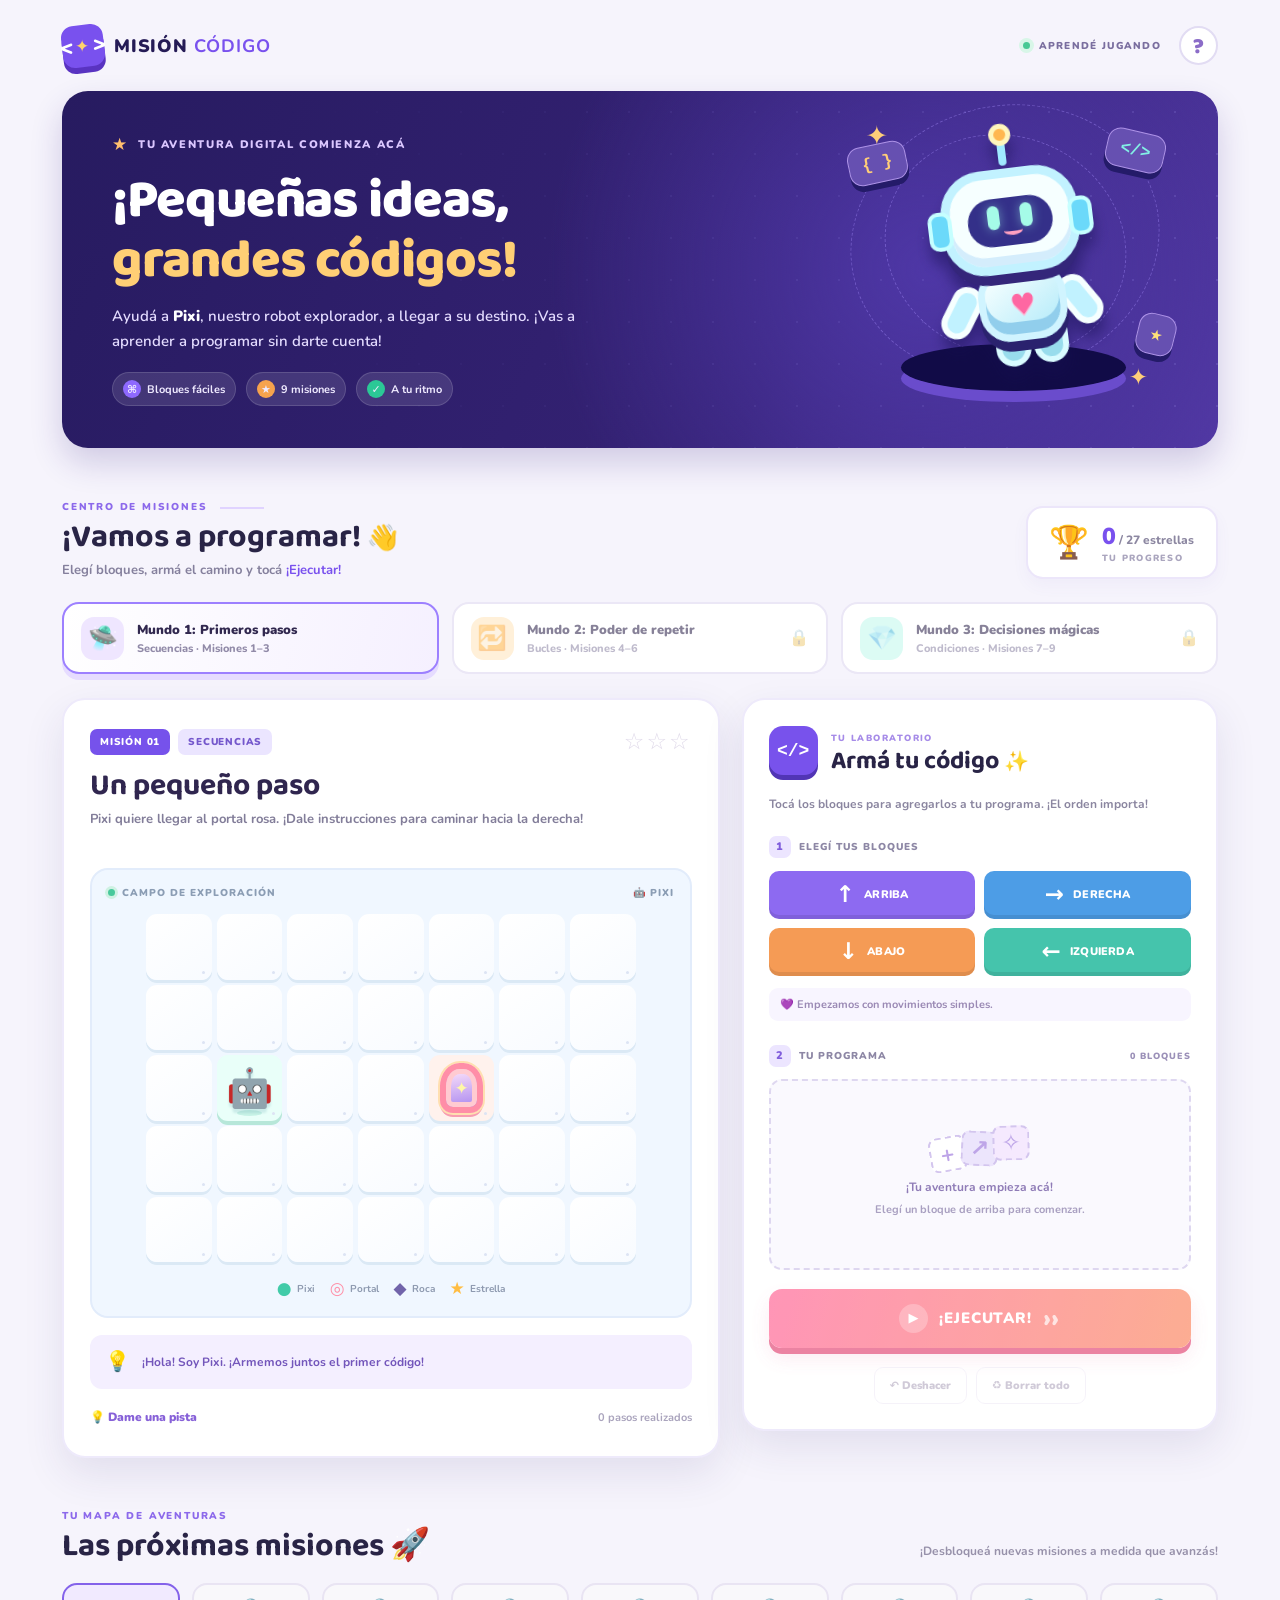
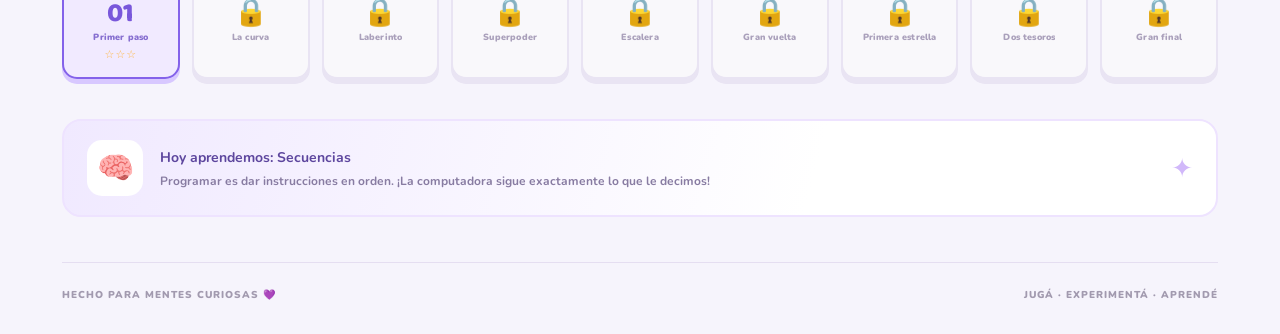
<file: index.html>
<!doctype html>
<html lang="es-AR">
<head>
  <meta charset="UTF-8" />
  <meta name="viewport" content="width=device-width, initial-scale=1" />
  <meta name="theme-color" content="#20184f" />
  <meta name="description" content="Misión Código: un juego gratis de programación por bloques para chicos y chicas. Aprendé secuencias, repeticiones y condiciones jugando." />
  <title>Misión Código — ¡Aprendé a programar jugando!</title>
  <link rel="stylesheet" href="styles.css" />
</head>
<body>
  <div class="app-shell">
    <header class="site-header">
      <a href="#inicio" class="brand" aria-label="Misión Código, inicio">
        <span class="brand-mark"><span class="brand-bracket">&lt;</span><span class="brand-spark">✦</span><span class="brand-bracket">&gt;</span></span>
        <span>MISIÓN <strong>CÓDIGO</strong></span>
      </a>
      <div class="header-actions">
        <span class="header-tag"><span class="live-dot"></span> APRENDÉ JUGANDO</span>
        <button class="icon-button" id="helpButton" type="button" aria-label="Cómo jugar" title="Cómo jugar">?</button>
      </div>
    </header>

    <main id="inicio">
      <section class="hero" aria-labelledby="heroTitle">
        <div class="hero-spark spark-one">✦</div>
        <div class="hero-spark spark-two">✳</div>
        <div class="hero-spark spark-three">✦</div>
        <div class="hero-content">
          <div class="eyebrow"><span class="eyebrow-star">★</span> TU AVENTURA DIGITAL COMIENZA ACÁ</div>
          <h1 id="heroTitle">¡Pequeñas ideas,<br/><span>grandes códigos!</span></h1>
          <p>Ayudá a <strong>Pixi</strong>, nuestro robot explorador, a llegar a su destino. ¡Vas a aprender a programar sin darte cuenta!</p>
          <div class="hero-pills">
            <span><span class="pill-icon purple">⌘</span> Bloques fáciles</span>
            <span><span class="pill-icon orange">★</span> 9 misiones</span>
            <span><span class="pill-icon green">✓</span> A tu ritmo</span>
          </div>
        </div>
        <div class="hero-art" aria-hidden="true">
          <div class="orbit orbit-one"></div><div class="orbit orbit-two"></div>
          <span class="code-float code-a">{ }</span><span class="code-float code-b">&lt;/&gt;</span><span class="code-float code-c">★</span>
          <div class="robot-hero">
            <div class="bot-antenna"><span></span></div>
            <div class="bot-head"><div class="bot-face"><span class="bot-eye"></span><span class="bot-eye"></span><span class="bot-smile"></span></div></div>
            <div class="bot-body"><span class="bot-heart">♥</span></div>
            <div class="bot-arm arm-left"></div><div class="bot-arm arm-right"></div>
            <div class="bot-foot foot-left"></div><div class="bot-foot foot-right"></div>
          </div>
          <div class="hero-platform"></div>
        </div>
      </section>

      <section class="section-head" aria-label="Progreso">
        <div>
          <span class="section-kicker">CENTRO DE MISIONES <span class="section-kicker-line"></span></span>
          <h2>¡Vamos a programar! <span class="handwave">👋</span></h2>
          <p>Elegí bloques, armá el camino y tocá <strong>¡Ejecutar!</strong></p>
        </div>
        <div class="progress-card">
          <span class="progress-trophy">🏆</span>
          <div><strong id="earnedStars">0</strong><span> / 27 estrellas</span><small>TU PROGRESO</small></div>
        </div>
      </section>

      <nav class="world-nav" id="worldNav" aria-label="Mundos de programación"></nav>

      <section class="game-layout" aria-label="Juego de programación">
        <div class="mission-panel">
          <div class="mission-top">
            <div class="mission-meta"><span id="levelTag" class="level-tag">MISIÓN 01</span><span id="levelType" class="type-tag">SECUENCIAS</span></div>
            <div id="levelStars" class="level-stars" aria-label="Estrellas del nivel">☆☆☆</div>
          </div>
          <h3 id="levelTitle">Un pequeño paso</h3>
          <p id="levelDescription" class="mission-description"></p>

          <div class="game-board-frame">
            <div class="board-topline"><span><span class="board-status-dot"></span> CAMPO DE EXPLORACIÓN</span><span>🤖 PIXI</span></div>
            <div id="gameBoard" class="game-board" role="img" aria-label="Tablero de juego"></div>
            <div class="board-legend"><span><i class="legend-pixi">●</i> Pixi</span><span><i class="legend-goal">◎</i> Portal</span><span><i class="legend-rock">◆</i> Roca</span><span><i class="legend-star">★</i> Estrella</span></div>
          </div>
          <div id="gameFeedback" class="game-feedback" role="status" aria-live="polite"><span class="feedback-avatar">💡</span><span>¡Hola! Soy Pixi. ¡Armemos juntos el primer código!</span></div>
          <div class="mission-extras">
            <button class="text-button" id="hintButton" type="button">💡 Dame una pista</button>
            <span id="stepCounter">0 pasos realizados</span>
          </div>
          <div id="hintBox" class="hint-box" hidden></div>
        </div>

        <div class="coding-panel">
          <div class="coding-header">
            <div class="code-icon">&lt;/&gt;</div>
            <div><span class="panel-eyebrow">TU LABORATORIO</span><h3>Armá tu código <span>✨</span></h3></div>
          </div>
          <p class="coding-intro">Tocá los bloques para agregarlos a tu programa. ¡El orden importa!</p>

          <div class="block-section-heading"><span>1</span> ELEGÍ TUS BLOQUES</div>
          <div class="block-palette" id="blockPalette">
            <button type="button" class="palette-block move up" data-add="up"><span>↑</span> ARRIBA</button>
            <button type="button" class="palette-block move right" data-add="right"><span>→</span> DERECHA</button>
            <button type="button" class="palette-block move down" data-add="down"><span>↓</span> ABAJO</button>
            <button type="button" class="palette-block move left" data-add="left"><span>←</span> IZQUIERDA</button>
            <button type="button" class="palette-block repeat" data-add="repeat" id="repeatBlock"><span>↻</span> REPETIR <b>×3</b></button>
            <button type="button" class="palette-block if-star" data-add="ifStar" id="ifBlock"><span>✦</span> SI HAY ★, TOMAR</button>
          </div>
          <p class="palette-note" id="paletteNote">💜 Empezamos con movimientos simples.</p>

          <div class="block-section-heading editor-heading"><span>2</span> TU PROGRAMA <em id="blockCounter">0 BLOQUES</em></div>
          <div class="program-area" id="programArea">
            <div class="program-empty" id="programEmpty">
              <div class="empty-glyph"><span>+</span><span>↗</span><span>✧</span></div>
              <strong>¡Tu aventura empieza acá!</strong>
              <small>Elegí un bloque de arriba para comenzar.</small>
            </div>
            <ol id="programList" class="program-list" aria-label="Bloques de mi programa"></ol>
          </div>
          <div class="code-actions">
            <button type="button" class="run-button" id="runButton"><span class="run-symbol">▶</span> ¡EJECUTAR! <span class="run-arrows">››</span></button>
            <div class="secondary-actions"><button type="button" id="undoButton">↶ Deshacer</button><button type="button" id="clearButton">♻ Borrar todo</button></div>
          </div>
        </div>
      </section>

      <section class="level-section" aria-label="Elegir nivel">
        <div class="level-section-heading"><div><span class="section-kicker">TU MAPA DE AVENTURAS</span><h2>Las próximas misiones <span>🚀</span></h2></div><p>¡Desbloqueá nuevas misiones a medida que avanzás!</p></div>
        <div id="levelGrid" class="level-grid"></div>
      </section>

      <section class="learning-strip"><span class="learning-icon">🧠</span><div><strong id="learningTitle">Hoy aprendemos: Secuencias</strong><p id="learningText">Programar es dar instrucciones en orden. ¡La computadora sigue exactamente lo que le decimos!</p></div><span class="learning-deco">✦</span></section>
    </main>
    <footer class="site-footer"><span>HECHO PARA MENTES CURIOSAS <span>💜</span></span><span>JUGÁ · EXPERIMENTÁ · APRENDÉ</span></footer>
  </div>

  <dialog id="helpDialog" class="modal">
    <div class="modal-inner help-modal"><button type="button" class="modal-close" data-close="helpDialog" aria-label="Cerrar">×</button><div class="modal-emoji">🤖</div><span class="modal-kicker">¡HOLA, PROGRAMADOR/A!</span><h2>¿Cómo se juega?</h2>
      <div class="help-steps"><div><span>1</span><p><strong>Elegí bloques</strong> con flechas para indicarle a Pixi por dónde caminar.</p></div><div><span>2</span><p><strong>Ordenalos</strong> en tu programa. Podés moverlos, cambiarlos o borrarlos.</p></div><div><span>3</span><p><strong>Ejecutá</strong> y mirá qué sucede. Si falla, probá otra vez: ¡así se aprende!</p></div></div>
      <p class="help-tip">💡 En los próximos mundos descubrirás cómo <strong>repetir</strong> instrucciones y tomar <strong>decisiones</strong>.</p><button class="modal-main" type="button" data-close="helpDialog">¡ENTENDIDO!</button>
    </div>
  </dialog>

  <dialog id="successDialog" class="modal success-modal">
    <div class="modal-inner"><button type="button" class="modal-close" data-close="successDialog" aria-label="Cerrar">×</button><div class="modal-emoji success-emoji">🎉</div><span class="modal-kicker">¡CÓDIGO COMPLETADO!</span><h2>¡Misión cumplida!</h2><p>¡Lo lograste! Pixi llegó a su destino gracias a tus instrucciones.</p><div class="big-stars" id="resultStars">★★★</div><div class="result-points" id="resultPoints">+300 PUNTOS</div><button class="modal-main" type="button" id="nextLevelButton">SIGUIENTE MISIÓN <span>→</span></button><button class="retry-link" type="button" id="replayButton">Volver a jugar esta misión</button></div>
  </dialog>
  <script src="app.js" defer></script>
</body>
</html>
</file>
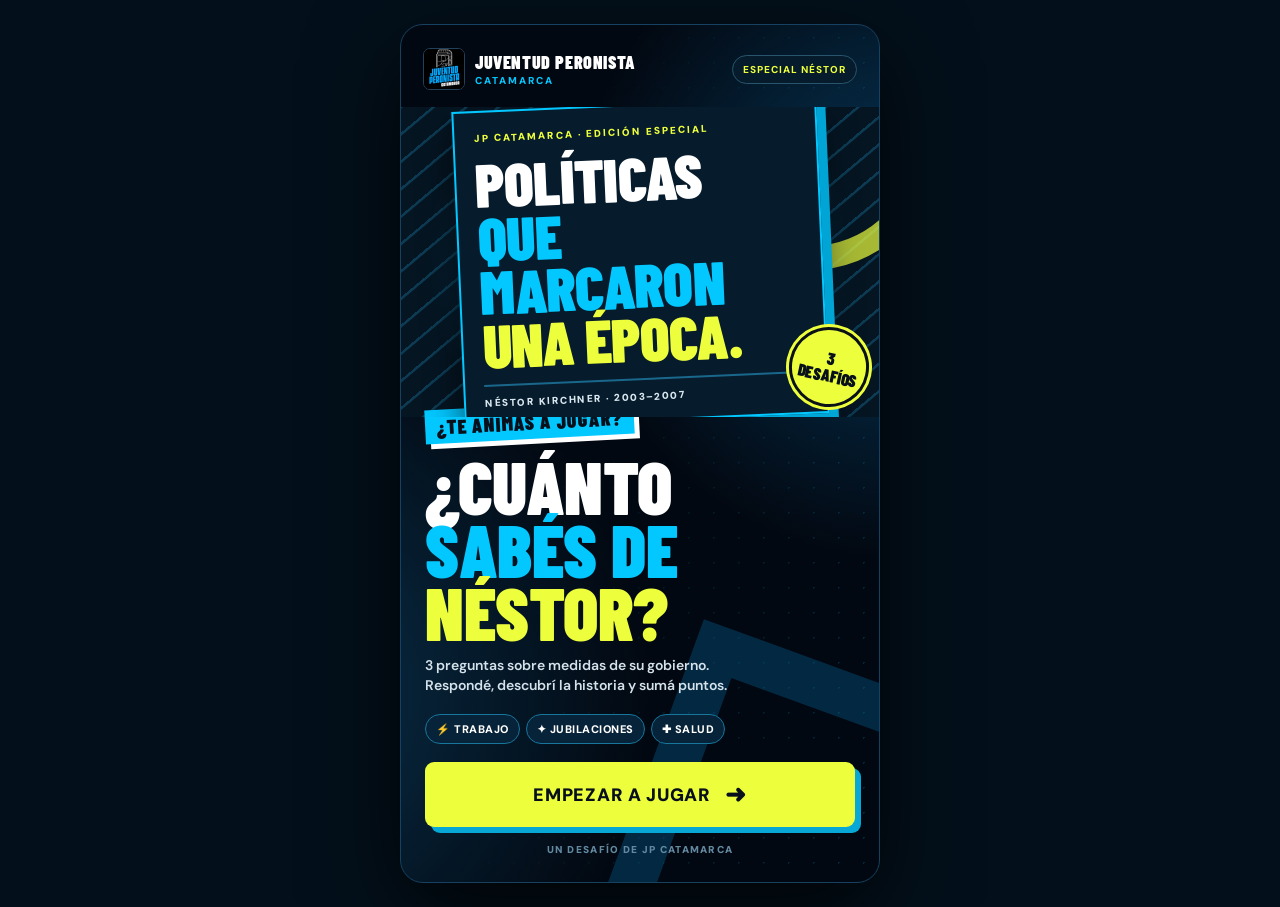
<file: index (7).html>
<!doctype html>
<html lang="es-AR">
<head>
  <meta charset="utf-8" />
  <meta name="viewport" content="width=device-width,initial-scale=1,viewport-fit=cover" />
  <meta name="theme-color" content="#070e17" />
  <meta name="description" content="Tres desafíos interactivos para descubrir políticas públicas del gobierno de Néstor Kirchner. Jugá y conocé las respuestas." />
  <meta property="og:title" content="Desafío Néstor · 3 preguntas" />
  <meta property="og:description" content="Trabajo, jubilaciones y salud. ¿Cuánto sabés?" />
  <meta property="og:type" content="website" />
  <title>Desafío Néstor | JP Catamarca</title>
  <style>
    @import url('https://fonts.googleapis.com/css2?family=Barlow+Condensed:wght@600;700;800;900&family=DM+Sans:wght@400;500;600;700;800&display=swap');
    :root { --ink:#07101b; --deep:#020811; --cyan:#03c7ff; --blue:#008ef0; --yellow:#edff3c; --paper:#f7f6ef; --muted:#a9b7c7; --ok:#bafa59; --bad:#ff8293; }
    * { box-sizing:border-box; }
    body { margin:0; min-height:100vh; background:#03101b; color:#fff; font-family:'DM Sans',Arial,sans-serif; }
    button { font:inherit; cursor:pointer; -webkit-tap-highlight-color:transparent; }
    button:focus-visible { outline:3px solid var(--yellow); outline-offset:4px; }
    .app { position:relative; isolation:isolate; margin:0 auto; max-width:480px; min-height:100dvh; overflow:hidden; display:flex; flex-direction:column;
      background:radial-gradient(circle at 105% 24%,#06385a 0,transparent 40%),radial-gradient(circle at -30% 78%,#09314c 0,transparent 43%),var(--deep); }
    .app::before {content:"";pointer-events:none;position:absolute;z-index:-1;inset:0;opacity:.28;background-image:radial-gradient(circle,#04bfff 1px,transparent 1px);background-size:25px 25px;mask-image:linear-gradient(100deg,transparent 25%,#000 140%);}
    .app::after {content:"";pointer-events:none;position:absolute;z-index:-1;width:340px;height:340px;bottom:-230px;right:-170px;border:46px solid #06679d;transform:rotate(20deg);opacity:.35;}
    .topbar {position:relative;z-index:4;display:flex;align-items:center;gap:10px;min-height:80px;padding:18px 22px 10px;}
    .brand-logo { width:42px;height:42px;object-fit:contain;border:1px solid #21405a;background:black;border-radius:7px; }
    .brand-type {display:flex;flex-direction:column;line-height:1;gap:5px;letter-spacing:.6px;font-family:'Barlow Condensed','Arial Narrow',Impact,sans-serif;font-size:18px;font-weight:900;}
    .brand-type span:last-child{font-family:'DM Sans',Arial,sans-serif;font-size:10px;color:var(--cyan);font-weight:800;letter-spacing:2px;}
    .topright {margin-left:auto;border:1px solid #28556d;background:#061b2b;color:var(--yellow);padding:7px 10px;border-radius:30px;font-size:10px;font-weight:800;letter-spacing:1px;white-space:nowrap;}
    .screen {display:none;position:relative;z-index:1;flex:1;padding:14px 24px 26px;animation:up .32s ease both;}
    .screen.active {display:flex;flex-direction:column;}
    @keyframes up{from{opacity:0;transform:translateY(14px)}to{opacity:1;transform:translateY(0)}}
    .slanted {display:inline-block;background:var(--cyan);color:var(--ink);transform:rotate(-3deg);padding:5px 11px;font-family:'Barlow Condensed',Impact,sans-serif;font-weight:900;font-size:20px;letter-spacing:1px;box-shadow:5px 5px 0 #fff;}
    .title {font-family:'Barlow Condensed',Impact,'Arial Black',sans-serif;font-size:clamp(53px,13vw,76px);font-weight:900;line-height:.86;letter-spacing:-.5px;text-transform:uppercase;margin:18px 0 13px;}
    .title .accent {color:var(--cyan);display:block;}
    .title .yellow {color:var(--yellow);}
    .intro-visual {position:relative;display:flex;align-items:center;justify-content:center;min-height:255px;max-height:340px;height:34dvh;flex-shrink:0;margin:-12px -24px 0;overflow:hidden;background:repeating-linear-gradient(-40deg,transparent 0,transparent 18px,#0c3b53 19px,#0c3b53 21px),radial-gradient(circle at 50% 50%,#09517a 0%,#051522 75%);}
    .intro-visual::after {content:"";position:absolute;right:-60px;top:-95px;width:210px;height:210px;border:24px solid var(--yellow);border-radius:50%;opacity:.7;pointer-events:none;}
    .hero-poster {position:relative;z-index:1;width:min(83%,365px);padding:19px 19px 16px;transform:rotate(-2.5deg);background:#061b2c;border:2px solid var(--cyan);box-shadow:9px 9px 0 #00a5d5,0 18px 35px #0009;}
    .hero-kicker {font-size:10px;letter-spacing:2px;font-weight:900;color:var(--yellow);text-transform:uppercase;}
    .hero-poster-title {margin:12px 0 13px;font:900 clamp(43px,10vw,61px)/.88 'Barlow Condensed',Impact,sans-serif;letter-spacing:-.6px;text-transform:uppercase;}
    .hero-poster-title span {color:var(--cyan);}
    .hero-poster-title strong {color:var(--yellow);font-weight:900;}
    .hero-poster-foot {padding-top:10px;border-top:2px solid #1a678c;color:#d9e7ef;font-size:10px;letter-spacing:1.5px;font-weight:900;}
    .hero-sticker {position:absolute;z-index:2;right:10px;bottom:10px;background:var(--yellow);border:3px solid #0a1117;border-radius:50%;height:80px;width:80px;display:flex;align-items:center;justify-content:center;color:var(--ink);transform:rotate(12deg);text-align:center;font:900 17px/1 'Barlow Condensed',Impact,sans-serif;box-shadow:0 0 0 3px var(--yellow);}
    .intro-copy {position:relative;margin-top:-12px;}
    .intro-copy .title {margin-top:16px;}
    .intro-copy p {margin:10px 0 18px;color:#d4e2eb;line-height:1.42;font-size:14px;font-weight:600;max-width:320px;}
    .pills{display:flex;flex-wrap:wrap;gap:6px;margin:0 0 18px;}
    .pills span{border:1px solid #16769c;border-radius:100px;padding:7px 10px;font-size:11px;font-weight:800;letter-spacing:.5px;background:#072339;}
    .primary {display:flex;justify-content:center;align-items:center;gap:14px;width:100%;border:0;background:var(--yellow);color:var(--ink);min-height:65px;border-radius:9px;box-shadow:6px 6px 0 #07a8d6;font-size:18px;font-weight:900;text-transform:uppercase;letter-spacing:.7px;transition:transform .14s,box-shadow .14s;}
    .primary:active{transform:translate(3px,3px);box-shadow:3px 3px 0 #07a8d6;}
    .primary .arr{font-size:25px;line-height:1;}
    .footer-sign {font-size:10px;letter-spacing:1.3px;text-align:center;color:#6389a1;font-weight:900;margin-top:16px;text-transform:uppercase;}
    .game-meta {display:flex;align-items:center;justify-content:space-between;margin:14px 0 17px;}
    .tag{font:900 19px 'Barlow Condensed',Impact,sans-serif;letter-spacing:1px;text-transform:uppercase;color:#fff;}
    .tag strong{color:var(--cyan);}
    .step{font-weight:900;font-size:12px;color:var(--yellow);letter-spacing:2px;}
    .track {display:grid;grid-template-columns:repeat(3,1fr);gap:8px;margin-bottom:25px;}
    .track span {height:7px;border-radius:9px;background:#173449;}
    .track span.done{background:var(--cyan);}
    .track span.now{background:var(--yellow);}
    .question-head {font-family:'Barlow Condensed',Impact,sans-serif;font-weight:900;text-transform:uppercase;font-size:clamp(34px,9.1vw,48px);line-height:1.06;letter-spacing:.1px;margin:5px 0 26px;}
    .question-head .highlight {background:var(--cyan);color:var(--ink);padding:0 6px;box-decoration-break:clone;-webkit-box-decoration-break:clone;}
    .q-art {position:absolute;top:126px;right:-48px;width:110px;height:110px;border:12px solid #065f92;transform:rotate(16deg);border-radius:50%;opacity:.45;pointer-events:none;}
    .answers-title {font-size:11px;letter-spacing:2.1px;color:var(--yellow);font-weight:900;margin:0 0 12px;text-transform:uppercase;}
    .answers {display:grid;gap:12px;}
    .answer {position:relative;display:flex;align-items:center;justify-content:space-between;text-align:left;width:100%;min-height:82px;background:rgba(5,27,43,.9);border:2px solid #2c637c;color:var(--paper);border-radius:11px;padding:15px 20px;box-shadow:3px 3px 0 #06314b;transition:background .18s,border .18s,transform .18s;}
    .answer:active{transform:scale(.985);}
    .answer:hover{background:#0d3c56;border-color:var(--cyan);}
    .answer .word {font-family:'Barlow Condensed',Impact,sans-serif;text-transform:uppercase;font-size:clamp(26px,8vw,38px);font-weight:900;line-height:1.03;}
    .answer .circle{flex-shrink:0;display:grid;place-items:center;border:2px solid #45768d;border-radius:100px;width:33px;height:33px;font-size:19px;color:var(--cyan);}
    .hint {margin-top:25px;border-left:4px solid var(--yellow);padding:2px 0 2px 13px;color:#adc6d6;font-size:13px;line-height:1.6;}
    .hint strong{color:white;}
    .spacer {flex:1;min-height:25px;}
    .story-footer{border-top:1px solid #22506b;padding:14px 0 0;display:flex;align-items:center;justify-content:space-between;color:#72a0b8;font-size:10px;font-weight:800;letter-spacing:1px;}
    .flash{font-family:'Barlow Condensed',Impact,sans-serif;text-transform:uppercase;font-size:clamp(43px,12vw,65px);line-height:.94;margin:19px 0 16px;}
    .flash.good{color:var(--ok)} .flash.bad{color:var(--yellow)}
    .explanation-card{background:var(--paper);color:var(--ink);padding:22px 21px 23px;border-radius:5px;transform:rotate(-1deg);box-shadow:7px 8px 0 #0b99c2;margin:10px 0 26px;}
    .explanation-card .eyebrow{color:#066ea3;font-weight:900;font-size:11px;letter-spacing:1.5px;text-transform:uppercase;}
    .explanation-card h2{font-family:'Barlow Condensed',Impact,sans-serif;text-transform:uppercase;font-weight:900;font-size:clamp(31px,8vw,42px);line-height:1.03;margin:11px 0;}
    .explanation-card p{font-size:15px;line-height:1.51;margin:0;font-weight:600;}
    .political-feedback {border-left:5px solid var(--yellow);background:linear-gradient(130deg,#103a50,#0b2435);padding:14px 15px 15px;border-radius:0 10px 10px 0;margin:-9px 0 21px;box-shadow:0 4px 0 #071a2b;}
    .political-feedback[hidden] {display:none!important;}
    .political-feedback .political-label {display:flex;align-items:center;gap:8px;font:900 17px 'Barlow Condensed',Impact,sans-serif;letter-spacing:1px;text-transform:uppercase;color:var(--yellow);margin-bottom:7px;}
    .political-feedback p {font-size:13px;font-weight:600;line-height:1.5;color:#e3f0f6;margin:0;}
    .fact-line {display:flex;align-items:center;gap:10px;font-size:12px;color:#91b2c7;line-height:1.4;margin:1px 0 19px;}
    .fact-line span {font-size:28px;color:var(--cyan);}
    .result-main{text-align:center;margin-top:2vh;}
    .result-big{font-family:'Barlow Condensed',Impact,sans-serif;font-size:clamp(115px,34vw,175px);font-weight:900;line-height:.85;color:var(--yellow);text-shadow:6px 7px 0 #0476a3;margin:15px 0 8px;}
    .result-big small {font-size:.35em;color:white;vertical-align:baseline;text-shadow:none;}
    .result-title{font:900 48px/.95 'Barlow Condensed',Impact,sans-serif;text-transform:uppercase;margin:16px 0 9px;}
    .result-sub{font-size:15px;line-height:1.55;color:#c2d8e5;margin:0 auto 25px;max-width:300px;}
    .secondary{border:1.5px solid #3e8eaf;background:#081d2e;color:#fff;min-height:53px;border-radius:9px;font-size:13px;font-weight:900;letter-spacing:1.2px;text-transform:uppercase;width:100%;margin-top:15px;}
    .share-note{font-size:11px;line-height:1.5;color:#6fa3bf;text-align:center;margin-top:14px;}
    .feedback-icon{font-size:18px;background:#052a37;border:1px solid #246b8b;padding:6px 12px;border-radius:99px;display:inline-block;align-self:start;margin-top:8px;}
    #toast{position:fixed;z-index:20;bottom:22px;left:50%;transform:translateX(-50%) translateY(20px);padding:12px 17px;border-radius:10px;background:#f0ff9e;color:#08101a;font-size:13px;font-weight:800;opacity:0;pointer-events:none;transition:.25s;white-space:nowrap;max-width:95vw;}
    #toast.on{transform:translateX(-50%) translateY(0);opacity:1;}
    @media(min-width:481px){body{padding:24px 10px}.app{min-height:calc(100dvh - 48px);border-radius:23px;box-shadow:0 28px 90px #000c;border:1px solid #164161}.intro-visual{height:310px}.title{font-size:73px}.question-head{font-size:48px}}
    @media(max-height:760px){.intro-visual{height:32dvh;min-height:235px}.title{font-size:53px}.screen{padding-top:5px}.question-head{font-size:39px;margin-bottom:13px}.track{margin-bottom:13px}.answer{min-height:66px}.pills{margin-bottom:12px}}
    @media(prefers-reduced-motion:reduce){*,*::before,*::after{animation:none!important;transition:none!important;scroll-behavior:auto!important;}}
  </style>
</head>
<body>
  <main class="app" id="app">
    <header class="topbar">
      <img class="brand-logo" src="[data-uri]" alt="Logo Juventud Peronista Catamarca" width="42" height="42" />
      <div class="brand-type"><span>JUVENTUD PERONISTA</span><span>CATAMARCA</span></div>
      <div class="topright">ESPECIAL NÉSTOR</div>
    </header>

    <section class="screen active" id="intro" aria-labelledby="intro-title">
      <div class="intro-visual" aria-hidden="true">
        <div class="hero-poster">
          <div class="hero-kicker">JP CATAMARCA · EDICIÓN ESPECIAL</div>
          <div class="hero-poster-title">POLÍTICAS<br/><span>QUE MARCARON</span><br/><strong>UNA ÉPOCA.</strong></div>
          <div class="hero-poster-foot">NÉSTOR KIRCHNER · 2003–2007</div>
        </div>
        <div class="hero-sticker">3<br/>DESAFÍOS</div>
      </div>
      <div class="intro-copy">
        <span class="slanted">¿TE ANIMÁS A JUGAR?</span>
        <h1 class="title" id="intro-title">¿CUÁNTO<br/><span class="accent">SABÉS DE</span><span class="yellow"> NÉSTOR?</span></h1>
        <p>3 preguntas sobre medidas de su gobierno. Respondé, descubrí la historia y sumá puntos.</p>
        <div class="pills"><span>⚡ TRABAJO</span><span>✦ JUBILACIONES</span><span>✚ SALUD</span></div>
        <button class="primary" id="start" type="button">EMPEZAR A JUGAR <span class="arr" aria-hidden="true">➜</span></button>
        <div class="footer-sign">Un desafío de JP Catamarca</div>
      </div>
    </section>

    <section class="screen" id="question" aria-labelledby="question-title">
      <div class="game-meta"><div class="tag">TEMA: <strong id="question-category">TRABAJO</strong></div><div class="step" id="question-step">01 / 03</div></div>
      <div class="track" id="question-progress" aria-label="Progreso de desafíos"><span></span><span></span><span></span></div>
      <span class="slanted" id="question-label">DESAFÍO 1</span>
      <div class="q-art" aria-hidden="true"></div>
      <h2 class="question-head" id="question-title">¿QUÉ PASÓ CON EL <span class="highlight">SALARIO MÍNIMO</span> DURANTE EL GOBIERNO DE NÉSTOR?</h2>
      <p class="answers-title">TOCÁ UNA OPCIÓN</p>
      <div class="answers" id="answers"></div>
      <p class="hint"><strong>Sin trampas:</strong> elegí la que te parezca correcta. Después te contamos qué pasó.</p>
      <div class="spacer"></div>
      <div class="story-footer"><span>JP CATAMARCA</span><span>JUGÁ · APRENDÉ · COMPARTÍ</span></div>
    </section>

    <section class="screen" id="feedback" aria-labelledby="feedback-heading">
      <div class="game-meta"><div class="tag">LA RESPUESTA</div><div class="step" id="feedback-step">01 / 03</div></div>
      <div class="track" id="feedback-progress" aria-hidden="true"><span></span><span></span><span></span></div>
      <span class="feedback-icon" id="feedback-emoji" aria-hidden="true">✓</span>
      <h2 class="flash good" id="feedback-heading">¡CORRECTO!</h2>
      <div class="explanation-card">
        <div class="eyebrow">LA HISTORIA DETRÁS DE LA RESPUESTA</div>
        <h2 id="fact-title">AUMENTÓ EL SALARIO MÍNIMO</h2>
        <p id="fact-copy">El salario mínimo fue actualizado durante su gobierno.</p>
      </div>
      <aside class="political-feedback" id="political-feedback" hidden aria-label="Contexto político de la respuesta">
        <div class="political-label">✦ CLAVE POLÍTICA</div>
        <p id="political-feedback-copy"></p>
      </aside>
      <div class="fact-line"><span aria-hidden="true">↗</span><div id="fact-footer">Una política pública, una historia para conocer.</div></div>
      <div class="spacer"></div>
      <button class="primary" id="next" type="button">SIGUIENTE DESAFÍO <span class="arr" aria-hidden="true">➜</span></button>
      <div class="footer-sign" id="feedback-score">1 acierto hasta ahora</div>
    </section>

    <section class="screen" id="result" aria-labelledby="result-title">
      <div class="game-meta"><div class="tag">DESAFÍO COMPLETADO</div><div class="step">FIN</div></div>
      <div class="result-main">
        <span class="slanted">¡LLEGASTE AL FINAL!</span>
        <div class="result-big"><span id="score-value">3</span><small>/3</small></div>
        <h2 class="result-title" id="result-title">¡LA ROMPISTE!</h2>
        <p class="result-sub" id="result-description">Conocés tres políticas públicas del gobierno de Néstor Kirchner.</p>
      </div>
      <div class="spacer"></div>
      <button class="primary" id="share" type="button">COMPARTIR MI RESULTADO <span class="arr" aria-hidden="true">↗</span></button>
      <button class="secondary" id="replay" type="button">↻ JUGAR DE NUEVO</button>
      <p class="share-note">También podés hacer una captura y subirla a tu historia de Instagram.</p>
      <div class="footer-sign">JUVENTUD PERONISTA · CATAMARCA</div>
    </section>
  </main>
  <div id="toast" role="status" aria-live="polite"></div>
  <script>
    (() => {
      'use strict';
      const questions = [
        {
          category:'TRABAJO',
          before:'DURANTE SU GOBIERNO, ¿QUÉ PASÓ CON EL', highlight:'SALARIO MÍNIMO', after:'?',
          options:['AUMENTÓ','QUEDÓ IGUAL'], correct:0,
          title:'AUMENTÓ EL SALARIO MÍNIMO',
          fact:'Desde 2003 se dispusieron aumentos del salario mínimo, vital y móvil. En 2004 volvió a reunirse el Consejo del Salario, donde representantes de trabajadores y empleadores participan en su definición.',
          political:'La decisión política del gobierno de Néstor Kirchner fue recuperar la intervención del Estado en la discusión del salario después de la crisis de 2001, junto con representantes de trabajadores y empleadores.',
          footer:'Un paso para recuperar el ingreso de quienes trabajan.'
        },
        {
          category:'JUBILACIONES',
          before:'¿QUÉ MEDIDA AMPLIÓ EL', highlight:'ACCESO A LA JUBILACIÓN', after:'?',
          options:['MORATORIA PREVISIONAL','AFJP'], correct:0,
          title:'MORATORIA PREVISIONAL',
          fact:'La moratoria previsional de 2005 permitió que muchas personas en edad de jubilarse, que no tenían todos sus aportes registrados, pudieran regularizar su deuda previsional y acceder a una jubilación.',
          political:'Fue una política de inclusión previsional impulsada durante su presidencia: abrir una posibilidad de jubilación para personas que habían quedado afuera por no completar sus aportes.',
          footer:'Más personas pudieron incorporarse al sistema jubilatorio.'
        },
        {
          category:'SALUD',
          before:'¿QUÉ PROGRAMA FORTALECIÓ LA ATENCIÓN A', highlight:'EMBARAZADAS Y NIÑOS', after:'SIN COBERTURA DE SALUD?',
          options:['PLAN NACER','PROCREAR'], correct:0,
          title:'PLAN NACER',
          fact:'Lanzado en 2004, el Plan Nacer financió y fortaleció controles de salud para embarazadas y niñas y niños sin obra social. Comenzó en provincias del norte y luego se extendió al país.',
          political:'El gobierno nacional decidió priorizar la salud maternoinfantil con recursos públicos. El programa comenzó en el norte argentino y reforzó el papel del Estado en la atención sanitaria.',
          footer:'Una política de salud pública enfocada en la primera infancia.'
        }
      ];
      const $ = id => document.getElementById(id);
      let current = 0, score = 0, chosen = false;
      const screens = ['intro','question','feedback','result'];
      function show(screen) {
        for(const id of screens) {$(id).classList.toggle('active',id===screen);}
        window.scrollTo({top:0,behavior:'instant'});
        $('app').scrollTop=0;
      }
      function progress(id,n,done=false) {
        $(id).querySelectorAll('span').forEach((span,i)=>{
          span.className = i < n ? 'done' : i === n && !done ? 'now' : '';
        });
      }
      function renderQuestion() {
        chosen=false;
        const q=questions[current];
        $('question-category').textContent=q.category;
        $('question-step').textContent=String(current+1).padStart(2,'0')+' / 03';
        $('question-label').textContent='DESAFÍO '+(current+1);
        $('question-title').replaceChildren();
        $('question-title').append(document.createTextNode(q.before+' '));
        const highlight=document.createElement('span');highlight.className='highlight';highlight.textContent=q.highlight;
        $('question-title').append(highlight,document.createTextNode((/^[?!,.]/.test(q.after)?'':' ')+q.after));
        progress('question-progress',current);
        $('answers').replaceChildren();
        const choices=q.options.map((choice,index)=>({choice,index}));
        if(Math.random()<0.5)choices.reverse();
        choices.forEach(({choice,index})=>{
          const button=document.createElement('button');button.type='button';button.className='answer';
          const label=document.createElement('span');label.className='word';label.textContent=choice;
          const arrow=document.createElement('span');arrow.className='circle';arrow.setAttribute('aria-hidden','true');arrow.textContent='➜';
          button.append(label,arrow);button.addEventListener('click',()=>choose(index));$('answers').append(button);
        });
        show('question');
      }
      function choose(index) {
        if(chosen)return;
        chosen=true;
        const q=questions[current];
        const isRight=index===q.correct;
        if(isRight)score++;
        $('feedback-step').textContent=String(current+1).padStart(2,'0')+' / 03';
        progress('feedback-progress',current+1,true);
        $('feedback-heading').textContent=isRight?'¡CORRECTO!':'¡CASI!';
        $('feedback-heading').className='flash '+(isRight?'good':'bad');
        $('feedback-emoji').textContent=isRight?'✓  ¡BIEN AHÍ!':'↗  APRENDAMOS';
        $('fact-title').textContent=q.title;
        $('fact-copy').textContent=q.fact;
        $('political-feedback').hidden=isRight;
        $('political-feedback-copy').textContent=isRight?'':q.political;
        $('fact-footer').textContent=q.footer;
        $('feedback-score').textContent=score+' '+(score===1?'acierto':'aciertos')+' hasta ahora';
        $('next').firstChild.textContent=current===questions.length-1?'VER MI RESULTADO ':'SIGUIENTE DESAFÍO ';
        show('feedback');
      }
      function results() {
        $('score-value').textContent=String(score);
        const tier=[['¡SEGUÍ DESCUBRIENDO!','Aprender también es parte del desafío. Ya conocés tres políticas públicas para seguir explorando.'],['¡BUEN COMIENZO!','Acertaste una. Ahora conocés más sobre trabajo, jubilaciones y salud.'],['¡CASI PERFECTO!','Dos respuestas correctas. ¡Te faltó solo una para completar el desafío!'],['¡LA ROMPISTE!','Tres de tres: conocés estas políticas públicas del gobierno de Néstor Kirchner.']][score];
        $('result-title').textContent=tier[0];$('result-description').textContent=tier[1];show('result');
      }
      function toast(message){const t=$('toast');t.textContent=message;t.classList.add('on');setTimeout(()=>t.classList.remove('on'),3000);}
      async function share() {
        const publicLink=/^https?:$/.test(window.location.protocol)?'\n'+window.location.href:'';
        const message='Hice '+score+'/3 en el Desafío Néstor de JP Catamarca. ¿Cuántas acertás vos?'+publicLink;
        try {
          if(navigator.share) {await navigator.share({title:'Desafío Néstor · JP Catamarca',text:message});return;}
        }catch(error){if(error.name==='AbortError')return;}
        try {await navigator.clipboard.writeText(message);toast('¡Copiado! Pegalo en tu historia o chat.');return;}catch(error){}
        const field=document.createElement('textarea');field.value=message;field.style.position='fixed';field.style.left='-9999px';document.body.append(field);field.select();
        const copied=document.execCommand('copy');field.remove();toast(copied?'¡Copiado! Compartilo en Instagram.':'Hacé captura de pantalla para compartir.');
      }
      $('start').addEventListener('click',()=>{current=0;score=0;renderQuestion();});
      $('next').addEventListener('click',()=>{current++;if(current===questions.length)results();else renderQuestion();});
      $('replay').addEventListener('click',()=>{current=0;score=0;renderQuestion();});
      $('share').addEventListener('click',share);
    })();
  </script>
</body>
</html>
</file>
<file: styles.css>
@import url('https://fonts.googleapis.com/css2?family=Baloo+2:wght@500;600;700;800&family=Nunito:wght@400;500;600;700;800;900&display=swap');
:root{--night:#251b56;--ink:#292446;--muted:#7c7795;--purple:#7951ee;--lavender:#eae3ff;--pink:#ff699f;--orange:#ffac50;--cyan:#36c9dd;--green:#37bf91;--paper:#fff;--body:#f6f4fc;--shadow:0 16px 40px rgba(50,36,108,.10)}
*{box-sizing:border-box}html{scroll-behavior:smooth}body{margin:0;background:var(--body);color:var(--ink);font-family:'Nunito',system-ui,-apple-system,BlinkMacSystemFont,'Segoe UI',sans-serif;font-weight:700}button,select{font:inherit}button{cursor:pointer}button:focus-visible,select:focus-visible,a:focus-visible{outline:3px solid #ffa43c;outline-offset:3px}button:disabled{cursor:not-allowed}h1,h2,h3,p{margin-top:0}h1,h2,h3{font-family:'Baloo 2','Nunito',sans-serif;line-height:1.12}button{touch-action:manipulation}button:active:not(:disabled){transform:scale(.98)}.app-shell{max-width:1220px;padding:0 32px;margin:auto}
.site-header{display:flex;align-items:center;justify-content:space-between;gap:16px;min-height:91px}.brand{display:flex;align-items:center;gap:10px;text-decoration:none;color:var(--night);font-weight:900;font-size:18px;letter-spacing:.045em;white-space:nowrap}.brand strong{color:var(--purple)}.brand-mark{display:flex;align-items:center;justify-content:center;gap:2px;width:42px;height:42px;background:var(--purple);border-radius:12px;color:#fff;box-shadow:0 6px 0 #5933c1;transform:rotate(-7deg)}.brand-mark>*{transform:rotate(7deg)}.brand-bracket{font-size:22px;font-weight:900}.brand-spark{font-size:17px;color:#ffd36b}.header-actions{display:flex;align-items:center;gap:18px}.header-tag{font-size:10px;letter-spacing:.13em;font-weight:900;color:#7a6e9f;display:flex;gap:9px;align-items:center}.live-dot{height:7px;width:7px;border-radius:50%;background:#48c994;box-shadow:0 0 0 4px #d8f6e8}.icon-button{width:39px;height:39px;border:2px solid #e2dcf3;color:#8b6cc8;border-radius:50%;font-size:22px;background:white;font-family:'Baloo 2';font-weight:800}
.hero{position:relative;min-height:314px;display:flex;align-items:center;overflow:hidden;border-radius:26px;background:radial-gradient(circle at 75% 50%,#4e37a6 0%,transparent 43%),linear-gradient(113deg,#271b60,#352275 63%,#5138a3);color:white;padding:42px 50px;box-shadow:0 15px 32px rgba(47,26,125,.19)}.hero:before{content:'';position:absolute;inset:0;background-image:radial-gradient(#a99ff6 1.5px,transparent 1.5px);background-size:42px 42px;opacity:.18;mask-image:linear-gradient(90deg,transparent 18%,black 100%)}.hero-content{z-index:2;max-width:650px}.eyebrow{display:inline-flex;align-items:center;gap:9px;color:#dbc7ff;letter-spacing:.15em;font-size:11px;font-weight:900;margin-bottom:15px}.eyebrow-star{color:#ffbf6e;font-size:17px}.hero h1{font-size:clamp(34px,4.5vw,54px);letter-spacing:-.02em;margin-bottom:12px;font-weight:800}.hero h1 span{color:#ffcf75}.hero p{max-width:490px;font-size:15px;line-height:1.65;font-weight:600;color:#e4dcff;margin-bottom:19px}.hero p strong{color:white;font-weight:900}.hero-pills{display:flex;flex-wrap:wrap;gap:10px}.hero-pills>span{font-size:11px;display:flex;align-items:center;gap:6px;background:#ffffff1d;border:1px solid #ffffff23;border-radius:20px;padding:7px 10px;color:#efeaff}.pill-icon{width:18px;height:18px;display:grid;place-items:center;border-radius:50%;font-size:11px;font-weight:900}.pill-icon.purple{background:#8e69ff}.pill-icon.orange{background:#f6a34d}.pill-icon.green{background:#2bc896}.hero-spark{position:absolute;color:#ffce79;z-index:1}.spark-one{top:27px;right:330px;font-size:27px}.spark-two{top:35px;right:88px;font-size:17px;color:#a994ff}.spark-three{bottom:55px;right:70px;font-size:23px}.hero-art{position:absolute;right:43px;top:12px;width:340px;height:300px}.orbit{position:absolute;border:1.5px dashed #a991fe65;border-radius:50%;left:14px;top:3px;width:312px;height:270px;transform:rotate(-16deg)}.orbit-two{left:48px;top:33px;width:245px;height:220px;transform:rotate(22deg)}.code-float{position:absolute;background:#6650b1;border:1px solid #ad92e7;color:#fff;padding:9px 13px;box-shadow:0 6px 0 #241b69;border-radius:13px;font-family:monospace;font-weight:900;font-size:17px;z-index:3;transform:rotate(-12deg)}.code-a{top:41px;left:13px;color:#ffcd78}.code-b{top:28px;right:10px;transform:rotate(13deg);color:#83f0e5}.code-c{bottom:48px;right:0;transform:rotate(14deg);color:#ffe279}.hero-platform{position:absolute;z-index:1;bottom:12px;left:66px;width:225px;height:47px;border-radius:50%;background:#110b47;box-shadow:0 11px 0 #6a4ccc}
.robot-hero{position:absolute;z-index:2;left:104px;top:52px;width:150px;height:217px;transform:rotate(-7deg);filter:drop-shadow(0 14px 7px #150d4f72)}.bot-antenna{position:absolute;z-index:3;left:72px;top:-20px;width:8px;height:30px;border-radius:5px;background:#a0eaff}.bot-antenna span{position:absolute;left:-7px;top:-12px;width:22px;height:22px;background:#ffb750;border:5px solid #fff5bc;border-radius:50%}.bot-head{position:absolute;z-index:4;left:8px;top:13px;width:137px;height:105px;border:9px solid #c2f2ff;background:#f6ffff;border-radius:42px;box-shadow:inset 0 -9px 0 #d4edfc,0 10px 0 #34267a}.bot-head:before,.bot-head:after{content:'';position:absolute;background:#6bd9fa;border:4px solid #c6ffff;width:16px;height:31px;top:27px;border-radius:10px}.bot-head:before{left:-23px}.bot-head:after{right:-23px}.bot-face{position:absolute;inset:20px 17px 19px;border-radius:25px;background:#343089;display:flex;justify-content:space-around;align-items:center;padding:0 9px 11px}.bot-eye{width:12px;height:24px;background:#a5fbe8;border-radius:12px;box-shadow:0 0 11px #a5ffef6e}.bot-smile{position:absolute;bottom:10px;left:41%;width:19px;height:10px;border-bottom:4px solid #ffa0c0;border-radius:50%}.bot-body{position:absolute;z-index:2;left:35px;top:114px;width:88px;height:72px;border-radius:26px 26px 31px 31px;background:linear-gradient(145deg,#f8ffff,#b0eaf9);border:7px solid #d0f4ff;box-shadow:inset 0 -12px 0 #91ceec,0 10px 0 #2a226e;display:grid;place-items:center}.bot-heart{color:#fe67a2;font-size:29px;text-shadow:0 2px #fcb9d6}.bot-arm{position:absolute;z-index:1;top:124px;width:31px;height:55px;background:#c1f2ff;border-radius:18px;border:6px solid #f6ffff}.arm-left{left:2px;transform:rotate(33deg)}.arm-right{right:-2px;transform:rotate(-33deg)}.bot-foot{position:absolute;z-index:1;top:175px;width:35px;height:36px;border-radius:0 0 18px 18px;background:#98dcec;border:6px solid #d9fbff}.foot-left{left:47px}.foot-right{right:30px}
.section-head{display:flex;justify-content:space-between;align-items:end;gap:20px;margin:46px 0 23px}.section-kicker{font-size:10px;color:#8c69eb;font-weight:900;letter-spacing:.18em}.section-kicker-line{display:inline-block;width:44px;height:2px;background:#e0d3ff;margin-left:8px;vertical-align:middle}.section-head h2,.level-section h2{font-size:32px;margin:4px 0 5px}.handwave{font-family:system-ui;font-size:25px}.section-head p{font-size:13px;margin:0;color:#85809d;font-weight:700}.section-head p strong{color:var(--purple)}.progress-card{display:flex;align-items:center;gap:13px;border:2px solid #ece6fa;background:#fff;border-radius:17px;padding:13px 21px;min-width:192px;box-shadow:0 7px 16px #6c54b50c}.progress-trophy{font-size:32px}.progress-card strong{font-size:23px;font-weight:900;color:var(--purple)}.progress-card span:not(.progress-trophy){font-size:12px;color:#8c87a1;font-weight:800}.progress-card small{display:block;color:#aaa5be;letter-spacing:.14em;font-weight:900;font-size:9px}
.world-nav{display:grid;grid-template-columns:repeat(3,minmax(0,1fr));gap:13px;margin-bottom:24px}.world-tab{border:2px solid #ebe7f6;background:white;min-height:72px;border-radius:17px;display:flex;align-items:center;gap:13px;padding:12px 17px;text-align:left;position:relative;transition:.2s}.world-tab:hover{border-color:#c9bbfa;transform:translateY(-2px)}.world-tab.active{border-color:#9d80ff;background:linear-gradient(105deg,#fff,#f5f0ff);box-shadow:0 6px 0 #e6dcff}.world-tab .world-icon{display:grid;place-items:center;flex:0 0 43px;width:43px;height:43px;border-radius:13px;font-size:24px}.world-1 .world-icon{background:#efe6ff}.world-2 .world-icon{background:#fff0d9}.world-3 .world-icon{background:#dcfbf4}.world-tab .world-copy{display:flex;flex-direction:column;gap:2px;min-width:0}.world-copy strong{font-size:13px;font-weight:900;color:#31284f}.world-copy small{font-size:11px;color:#918aa8;font-weight:800}.world-tab .world-tick{margin-left:auto;color:#51c399;font-weight:900}.world-tab.locked:after{content:'🔒';font-size:16px;margin-left:auto}.world-tab.locked .world-copy{opacity:.58}
.game-layout{display:grid;grid-template-columns:minmax(0,1.16fr) minmax(365px,.84fr);gap:22px;align-items:start}.mission-panel,.coding-panel{border-radius:23px;background:#fff;border:2px solid #eeeafb;box-shadow:var(--shadow)}.mission-panel{padding:26px}.mission-top{display:flex;align-items:center;justify-content:space-between;gap:10px}.mission-meta{display:flex;gap:8px;align-items:center;flex-wrap:wrap}.level-tag{background:#7652eb;color:#fff;border-radius:7px;padding:6px 10px;font-size:10px;letter-spacing:.08em;font-weight:900}.type-tag{background:#ebe5ff;color:#7457cc;border-radius:7px;padding:6px 10px;font-size:10px;font-weight:900;letter-spacing:.08em}.level-stars{font-size:23px;color:#e1dbea;white-space:nowrap;letter-spacing:2px}.level-stars .earned{color:#ffb844}.mission-panel h3{font-size:30px;margin:13px 0 5px;color:#30264f}.mission-description{font-size:13px;line-height:1.55;color:#827d99;min-height:41px;margin-bottom:18px}.game-board-frame{border-radius:18px;padding:16px;background:#f0f7ff;border:2px solid #e2ecfb}.board-topline{display:flex;justify-content:space-between;align-items:center;color:#8b9db4;font-size:10px;letter-spacing:.1em;font-weight:900;margin-bottom:14px}.board-topline>span{display:flex;gap:7px;align-items:center}.board-status-dot{height:7px;width:7px;background:#48c99c;border-radius:50%;box-shadow:0 0 0 3px #cff1e3}.game-board{--cell:50px;display:grid;grid-template-columns:repeat(7,minmax(0,1fr));grid-template-rows:repeat(5,minmax(0,1fr));gap:5px;max-width:490px;margin:0 auto}.tile{aspect-ratio:1;min-width:0;display:flex;align-items:center;justify-content:center;border-radius:11px;background:linear-gradient(145deg,#fff,#f8fbff);position:relative;box-shadow:0 3px 0 #dbe9f5;transition:background .15s;overflow:hidden}.tile:after{content:'';position:absolute;bottom:6px;right:7px;height:3px;width:3px;border-radius:50%;background:#dde4f4}.tile.wall{background:#e6e0f9;box-shadow:0 3px 0 #c6b9ec}.tile.wall:after{display:none}.rock{width:67%;height:63%;background:linear-gradient(135deg,#8576bb 10%,#5f509f 70%);clip-path:polygon(24% 0,76% 2%,100% 45%,78% 99%,18% 96%,0 56%);border-radius:4px;position:relative;filter:drop-shadow(1px 4px 0 #483a8e)}.rock:after{content:'';position:absolute;inset:9% 29% 52% 18%;background:#bcb0e0;clip-path:polygon(50% 0,100% 100%,0 100%)}.tile.goal{background:#fff2ed}.portal{width:65%;height:76%;border:6px solid #ff8ea7;border-radius:46% 46% 13px 13px;box-shadow:inset 0 0 0 5px #ffcbd1,0 0 0 2px #ffdfb0,0 4px 0 #f89db1;background:linear-gradient(170deg,#ffe6fa,#aa88ef);display:grid;place-items:center;font-size:17px;color:#fff7a8;animation:portalGlow 2s infinite alternate}.gem{font-size:clamp(22px,3.2vw,33px);color:#ffba38;filter:drop-shadow(0 2px 0 #d88918);text-shadow:0 1px #fff6ca}.tile.robot-tile{z-index:2;background:#e9fff9;box-shadow:0 4px 0 #b7e7d9}.board-robot{font-size:clamp(24px,3.7vw,38px);filter:drop-shadow(0 4px 1px #53a1aa33);animation:bob 1.4s ease-in-out infinite}.robot-shadow{position:absolute;bottom:5px;height:6px;width:38%;background:#4bbfa035;border-radius:50%}.tile.robot-tile .portal,.tile.robot-tile .gem{position:absolute;opacity:.25}.board-legend{display:flex;gap:15px;justify-content:center;align-items:center;flex-wrap:wrap;margin-top:15px;color:#8e9ab0;font-size:10px}.board-legend>span{display:flex;align-items:center;gap:5px}.board-legend i{font-style:normal;font-size:17px;font-weight:900}.legend-pixi{color:#41cba8}.legend-goal{color:#ff8fa7}.legend-rock{color:#7164aa}.legend-star{color:#ffbd43}@keyframes bob{50%{transform:translateY(-3px)}}@keyframes portalGlow{to{filter:brightness(1.12);transform:scale(1.05)}}
.game-feedback{display:flex;gap:12px;align-items:center;min-height:54px;margin-top:17px;padding:12px 15px;border-radius:12px;background:#f4efff;color:#7356bb;font-size:12px;line-height:1.5}.game-feedback.success{background:#e8fbf2;color:#16895c}.game-feedback.error{background:#fff1ec;color:#bd6642}.feedback-avatar{font-size:20px;flex:none}.mission-extras{display:flex;justify-content:space-between;align-items:center;margin-top:15px;gap:10px}.text-button{border:0;background:none;color:#8761d8;font-size:12px;font-weight:900;padding:5px 0}.text-button:hover{text-decoration:underline}.mission-extras>span{font-size:11px;color:#aaa4bd}.hint-box{margin-top:11px;padding:12px 15px;background:#fff7e7;border-left:4px solid #ffbf63;color:#946b2c;font-size:12px;border-radius:10px;line-height:1.55}
.coding-panel{padding:25px}.coding-header{display:flex;align-items:center;gap:13px}.code-icon{width:49px;height:49px;border-radius:14px;background:#7852ec;box-shadow:0 5px 0 #5135b5;color:white;display:grid;place-items:center;font-family:monospace;font-size:18px;font-weight:900}.panel-eyebrow{font-size:9px;letter-spacing:.16em;color:#a68be8;font-weight:900}.coding-header h3{font-size:25px;margin:1px 0 0;line-height:1.1}.coding-header h3 span{font-size:20px}.coding-intro{font-size:12px;color:#8b86a0;line-height:1.6;margin:19px 0 22px}.block-section-heading{display:flex;align-items:center;gap:8px;font-size:10px;letter-spacing:.1em;font-weight:900;color:#8d87a5;margin-bottom:13px}.block-section-heading>span{display:grid;place-items:center;height:22px;width:22px;border-radius:7px;background:#ece5ff;color:#805ddc;font-size:11px}.block-section-heading em{font-style:normal;font-size:9px;margin-left:auto;color:#9b90b8}.block-palette{display:grid;grid-template-columns:repeat(2,minmax(0,1fr));gap:9px}.palette-block{height:48px;border-radius:10px;border:none;color:#fff;font-weight:900;font-size:11px;letter-spacing:.02em;display:flex;justify-content:center;align-items:center;gap:9px;box-shadow:inset 0 -4px #00000017;transition:.15s}.palette-block:hover:not(:disabled){transform:translateY(-2px);filter:brightness(1.06)}.palette-block span{font-size:23px;line-height:1}.palette-block.move.up{background:#8d6af1}.palette-block.move.right{background:#4d9de6}.palette-block.move.down{background:#f59b55}.palette-block.move.left{background:#45c4ac}.palette-block.repeat{background:#ecb14c;grid-column:span 2;color:#68461b}.palette-block.repeat span{font-size:25px}.palette-block.repeat b{background:#ffffff88;padding:3px 7px;border-radius:6px;font-size:13px}.palette-block.if-star{background:#ff7fa4;grid-column:span 2}.palette-block[hidden]{display:none}.palette-note{font-size:11px;color:#9b8ab5;background:#f8f5ff;border-radius:9px;padding:9px 11px;margin:12px 0 24px}.editor-heading{margin-bottom:12px}.program-area{border:2px dashed #ded7f0;background:#faf9fe;border-radius:13px;min-height:191px;max-height:310px;overflow:auto;padding:11px}.program-empty{height:165px;display:flex;flex-direction:column;align-items:center;justify-content:center;text-align:center;gap:7px}.empty-glyph{display:flex;align-items:center;gap:0;transform:rotate(-10deg);margin-bottom:6px}.empty-glyph span{display:grid;place-items:center;width:37px;height:35px;border:2px dashed #d3c5ee;border-radius:8px;background:white;color:#bea5e8;font-size:23px}.empty-glyph span:nth-child(2){background:#ece5fc;margin-left:-5px;transform:rotate(13deg)}.empty-glyph span:nth-child(3){background:#f5e9fe;margin-left:-5px;transform:rotate(9deg)}.program-empty strong{font-size:12px;color:#8f7cb7}.program-empty small{font-size:11px;color:#a9a0c1;font-weight:700}.program-list{list-style:none;margin:0;padding:0;display:flex;flex-direction:column;gap:8px;counter-reset:program}.program-row{display:flex;align-items:center;gap:8px;padding:6px;border-radius:10px;background:white;border:1px solid #e7e1f1;box-shadow:0 2px 0 #ede8f4;transition:.12s}.program-row.active{outline:3px solid #ffcf6e;background:#fffcf3}.program-number{width:22px;flex:none;text-align:center;color:#c2b9d6;font-size:10px}.program-block{min-width:0;flex:1;display:flex;align-items:center;gap:7px;color:#fff;border-radius:7px;padding:9px 10px;min-height:34px;font-size:11px;font-weight:900}.program-block.move-up{background:#8d6af1}.program-block.move-right{background:#4d9de6}.program-block.move-down{background:#f59b55}.program-block.move-left{background:#45c4ac}.program-block.repeat-block{background:#ecb14c;color:#553d1d;flex-wrap:wrap;gap:5px}.program-block.conditional{background:#ff7fa4}.block-symbol{font-size:17px;line-height:1}.inline-select{appearance:auto;border:1px solid #d59e39;background:#fff8e4;border-radius:5px;color:#6b4a23;font-size:10px;font-weight:900;padding:4px;max-width:92px;min-width:0}.row-actions{display:flex;flex-direction:column;gap:1px}.row-actions button{border:0;background:transparent;color:#aea4c6;font-size:13px;width:20px;height:17px;line-height:1;padding:0}.row-actions button:hover{color:#7752dd}.row-actions button:disabled{opacity:.2}.remove-block{border:0;background:#f7effa;color:#a99cbd;border-radius:6px;font-size:18px;height:28px;width:25px;flex:none}.remove-block:hover{background:#ffe4e8;color:#d9517b}.code-actions{margin-top:19px}.run-button{display:flex;justify-content:center;align-items:center;gap:11px;width:100%;border:0;border-radius:13px;color:#fff;font-weight:900;letter-spacing:.055em;padding:15px;background:linear-gradient(105deg,#ff6999,#fc8b65);box-shadow:0 6px 0 #e3507b,0 10px 20px #ed73a033;font-size:15px;transition:.15s}.run-button:hover:not(:disabled){filter:brightness(1.06);transform:translateY(-2px)}.run-button:disabled{opacity:.7}.run-symbol{display:grid;place-items:center;width:29px;height:29px;border-radius:50%;background:#ffffff42;font-size:13px}.run-arrows{font-size:26px;line-height:.5;opacity:.7}.secondary-actions{display:flex;gap:9px;justify-content:center;margin-top:19px}.secondary-actions button{border:1px solid #eae4f3;background:#fff;border-radius:9px;padding:10px 15px;color:#988ba9;font-size:11px;font-weight:900}.secondary-actions button:hover:not(:disabled){background:#f7f3ff;color:#7454bf}.secondary-actions button:disabled{opacity:.45}
.level-section{padding:45px 0 40px}.level-section-heading{display:flex;align-items:end;justify-content:space-between;gap:15px;margin-bottom:18px}.level-section-heading h2{margin:4px 0 0}.level-section-heading p{color:#9791aa;font-size:12px;margin:0 0 6px}.level-grid{display:grid;grid-template-columns:repeat(9,minmax(0,1fr));gap:12px}.level-choice{position:relative;border:2px solid #e9e4f3;background:#fff;min-height:96px;border-radius:15px;display:flex;flex-direction:column;align-items:center;justify-content:center;gap:4px;box-shadow:0 5px 0 #e9e4f3;color:#b7aec9;transition:.15s}.level-choice:not(:disabled):hover{transform:translateY(-3px);border-color:#b5a2ec}.level-choice.selected{background:#f1eaff;border-color:#8462ea;box-shadow:0 5px 0 #d8c8ff;color:#7957db}.level-choice .level-num{font-family:'Baloo 2';font-size:27px;line-height:1;font-weight:800}.level-choice .level-name{font-size:9px;font-weight:900;letter-spacing:.02em;color:#aaa0bb;max-width:90%;text-overflow:ellipsis;overflow:hidden;white-space:nowrap}.level-choice.selected .level-name{color:#866ed0}.level-choice .level-rating{color:#ffb744;font-size:11px;letter-spacing:1px;min-height:16px}.level-choice .lock-icon{font-size:20px;filter:grayscale(1);opacity:.55}.level-choice:disabled{background:#f9f8fb;color:#c9c4d5}.learning-strip{display:flex;align-items:center;gap:17px;border:2px solid #eee3ff;border-radius:19px;background:linear-gradient(105deg,#f0e9ff,#fff 65%);padding:19px 23px;margin-bottom:45px}.learning-icon{display:grid;place-items:center;border-radius:15px;background:white;font-size:30px;height:56px;width:56px;flex:none}.learning-strip strong{font-size:14px;color:#5d469e}.learning-strip p{margin:4px 0 0;color:#887ca2;font-size:12px;line-height:1.5}.learning-deco{font-size:26px;margin-left:auto;color:#d1b8fa}.site-footer{border-top:1px solid #e5def1;display:flex;align-items:center;justify-content:space-between;gap:10px;padding:25px 0 32px;color:#a29aaf;font-size:10px;font-weight:900;letter-spacing:.1em}
.modal{border:0;border-radius:25px;padding:0;max-width:min(92vw,480px);width:100%;box-shadow:0 20px 80px #160c4777;color:var(--ink);text-align:center}.modal::backdrop{background:#1d1847a8;backdrop-filter:blur(4px)}.modal-inner{padding:32px 35px 34px;position:relative}.modal-close{position:absolute;right:17px;top:14px;border:0;background:#f5f1fd;color:#b0a5c4;font-size:24px;height:34px;width:34px;border-radius:50%}.modal-emoji{font-size:61px;margin-bottom:8px}.modal-kicker{font-size:10px;letter-spacing:.18em;color:#8b68db;font-weight:900}.modal h2{font-size:36px;margin:6px 0}.modal p{color:#8c829e;font-size:13px;line-height:1.6;margin:6px auto 15px}.modal-main{display:flex;align-items:center;justify-content:center;gap:13px;border:0;border-radius:12px;padding:15px 23px;margin:15px auto 0;background:#7e57eb;box-shadow:0 5px 0 #613cb8;color:#fff;font-weight:900;font-size:13px;min-width:230px}.modal-main:hover{background:#6b43dc}.help-steps{text-align:left;display:grid;gap:12px;margin:23px 0}.help-steps>div{display:flex;gap:13px;align-items:center}.help-steps>div>span{flex:none;display:grid;place-items:center;width:31px;height:31px;border-radius:9px;background:#eee6ff;color:#7f5bd8;font-size:16px;font-weight:900}.help-steps p{margin:0;font-size:12px}.help-steps strong{color:#433369}.modal .help-tip{padding:11px;border-radius:10px;background:#fff6e7;color:#9e742e;text-align:left}.big-stars{font-size:42px;color:#ffba43;letter-spacing:8px;line-height:1.3;margin:19px 0 4px}.big-stars span{color:#ddd6e6}.result-points{display:inline-block;border-radius:20px;padding:7px 16px;background:#ecfff4;color:#32a276;font-size:12px;letter-spacing:.1em;font-weight:900}.retry-link{border:0;background:none;color:#8c7ab6;font-size:12px;font-weight:800;margin-top:18px}.success-emoji{animation:bob 1.2s infinite}
.program-empty[hidden]{display:none}
@media(max-width:1050px){.hero-art{right:10px;transform:scale(.87);transform-origin:right center}.game-layout{grid-template-columns:minmax(0,1fr) minmax(330px,.9fr);gap:16px}.mission-panel,.coding-panel{padding:19px}.level-grid{gap:8px}.level-choice{min-height:83px}.level-choice .level-name{font-size:8px}}
@media(max-width:780px){.app-shell{padding:0 18px}.site-header{min-height:75px}.hero{padding:35px 27px;min-height:290px}.hero-content{max-width:480px}.hero-art{opacity:.25;right:-80px;transform:scale(.85)}.hero-content{z-index:4}.hero h1{font-size:42px}.world-nav{grid-template-columns:1fr;gap:9px}.world-tab{min-height:63px}.game-layout{grid-template-columns:minmax(0,1fr)}.mission-panel,.coding-panel{padding:23px}.game-board{max-width:510px}.level-grid{grid-template-columns:repeat(5,minmax(0,1fr))}.level-choice{min-height:85px}.section-head{margin-top:34px}.level-section{padding-top:36px}}
@media(max-width:480px){.app-shell{padding:0 12px}.brand{font-size:14px}.brand-mark{width:35px;height:35px}.header-tag{display:none}.hero{min-height:319px;padding:28px 23px}.hero h1{font-size:35px}.hero p{font-size:13px}.eyebrow{font-size:9px;letter-spacing:.1em}.hero-pills>span{font-size:10px}.hero-art{right:-151px;top:11px;opacity:.2}.section-head{align-items:start}.section-head h2{font-size:26px}.section-head p{max-width:220px}.progress-card{min-width:0;padding:9px;gap:5px}.progress-card .progress-trophy{font-size:23px}.progress-card strong{font-size:18px}.progress-card span:not(.progress-trophy){font-size:9px}.progress-card small{font-size:8px}.mission-panel,.coding-panel{padding:15px;border-radius:17px}.mission-panel h3{font-size:26px}.game-board-frame{padding:10px}.game-board{gap:3px}.tile{border-radius:6px;box-shadow:0 2px 0 #dbe9f5}.portal{border-width:4px;box-shadow:none}.rock{width:70%}.board-legend{gap:9px}.board-legend>span{font-size:9px}.game-feedback{font-size:11px}.coding-header h3{font-size:22px}.level-grid{grid-template-columns:repeat(3,minmax(0,1fr))}.level-section-heading{display:block}.level-section-heading h2{font-size:26px}.level-section-heading p{margin-top:7px}.learning-strip{padding:12px;gap:10px}.learning-icon{height:47px;width:47px;font-size:25px}.site-footer{display:block;text-align:center}.site-footer span{display:block;margin-bottom:4px}.modal-inner{padding:28px 20px}.modal h2{font-size:30px}}
@media(prefers-reduced-motion:reduce){*,*:before,*:after{animation-duration:.001ms!important;scroll-behavior:auto!important;transition-duration:.001ms!important}}
</file>
